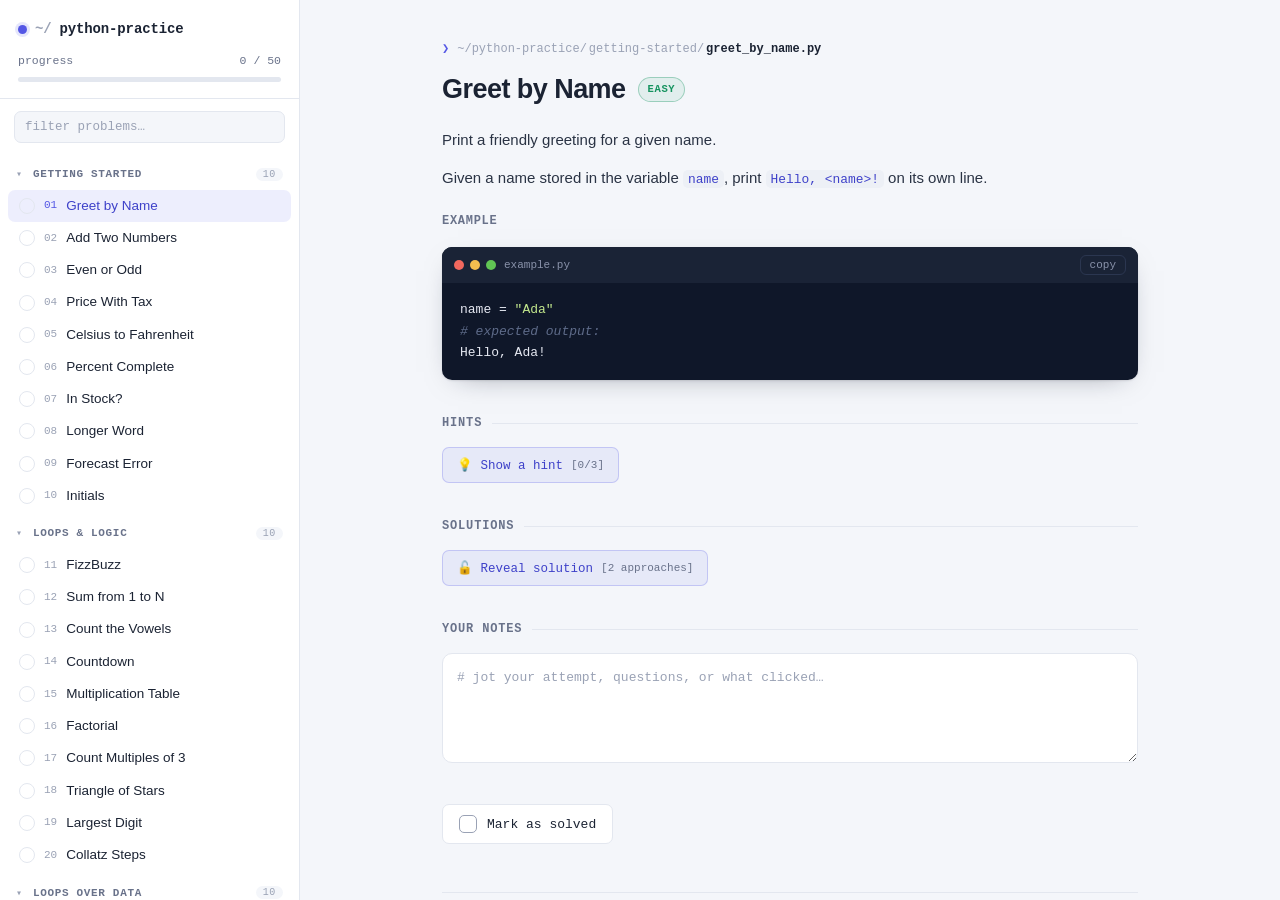
<file: index.html>
<!DOCTYPE html>
<html lang="en">
<head>
<meta charset="UTF-8">
<meta name="viewport" content="width=device-width, initial-scale=1.0">
<title>Python Practice</title>
<link rel="stylesheet" href="style.css">
</head>
<body>
<button class="menu-toggle" id="menuToggle" aria-label="Toggle problem list">☰</button>
<div class="scrim" id="scrim"></div>
<div class="app">
  <aside class="sidebar" id="sidebar"></aside>
  <main class="main" id="main"></main>
</div>
<script src="data.js"></script>
<script src="app.js"></script>
</body>
</html>
</file>
<file: style.css>
/* ============================================================
   Python Practice — "editor notebook" identity
   Light cool page, dark terminal code panels, monospace structure.
   ============================================================ */

:root {
  --bg:        #F4F6FA;
  --surface:   #FFFFFF;
  --ink:       #1B2333;
  --muted:     #69728A;
  --faint:     #9AA2B5;
  --border:    #E3E7EF;
  --border-2:  #EEF1F6;
  --accent:    #5457E5;
  --accent-ink:#3E41C9;
  --success:   #15935F;
  --amber:     #B9821C;

  --code-bg:   #0F1729;
  --code-bar:  #1A2336;
  --code-ink:  #E6E9F2;
  --code-dim:  #8A93AB;

  --mono: ui-monospace, "Cascadia Code", "JetBrains Mono", "SF Mono", Menlo, Consolas, "Liberation Mono", monospace;
  --sans: -apple-system, BlinkMacSystemFont, "Segoe UI", Roboto, "Helvetica Neue", Arial, sans-serif;

  --r:   10px;
  --r-sm: 7px;
}

* { box-sizing: border-box; }

html, body { height: 100%; }

body {
  margin: 0;
  background: var(--bg);
  color: var(--ink);
  font-family: var(--sans);
  font-size: 15px;
  line-height: 1.6;
  -webkit-font-smoothing: antialiased;
}

.app {
  display: grid;
  grid-template-columns: 300px minmax(0, 1fr);
  height: 100vh;
}

/* ---------------------------------------------------------------- Sidebar */

.sidebar {
  background: var(--surface);
  border-right: 1px solid var(--border);
  overflow-y: auto;
  display: flex;
  flex-direction: column;
}

.brand {
  position: sticky;
  top: 0;
  background: var(--surface);
  border-bottom: 1px solid var(--border);
  padding: 18px 18px 16px;
  z-index: 2;
}

.brand-name {
  font-family: var(--mono);
  font-size: 14px;
  font-weight: 600;
  letter-spacing: -0.01em;
  display: flex;
  align-items: center;
  gap: 8px;
}
.brand-name .dot {
  width: 9px; height: 9px; border-radius: 50%;
  background: var(--accent);
  box-shadow: 0 0 0 3px rgba(84,87,229,0.15);
}
.brand-name .tilde { color: var(--faint); }

.progress-line {
  margin-top: 12px;
  font-family: var(--mono);
  font-size: 11.5px;
  color: var(--muted);
  display: flex;
  justify-content: space-between;
}
.progress-track {
  margin-top: 6px;
  height: 5px;
  border-radius: 99px;
  background: var(--border);
  overflow: hidden;
}
.progress-fill {
  height: 100%;
  width: 0%;
  background: var(--success);
  border-radius: 99px;
  transition: width 0.35s ease;
}

.search-wrap { padding: 12px 14px 4px; }
.search {
  width: 100%;
  font-family: var(--mono);
  font-size: 12.5px;
  color: var(--ink);
  background: var(--bg);
  border: 1px solid var(--border);
  border-radius: var(--r-sm);
  padding: 8px 10px;
}
.search::placeholder { color: var(--faint); }
.search:focus {
  outline: none;
  border-color: var(--accent);
  box-shadow: 0 0 0 3px rgba(84,87,229,0.12);
}

.nav { padding: 6px 8px 12px; flex: 1; }

.section-head {
  width: 100%;
  text-align: left;
  background: none;
  border: none;
  cursor: pointer;
  display: flex;
  align-items: center;
  gap: 7px;
  padding: 9px 8px;
  margin-top: 6px;
  font-family: var(--mono);
  font-size: 11px;
  font-weight: 600;
  letter-spacing: 0.06em;
  text-transform: uppercase;
  color: var(--muted);
}
.section-head:hover { color: var(--ink); }
.section-head .caret {
  font-size: 10px;
  color: var(--faint);
  transition: transform 0.18s ease;
  width: 10px;
}
.section-head.collapsed .caret { transform: rotate(-90deg); }
.section-head .count {
  margin-left: auto;
  font-size: 10px;
  font-weight: 500;
  color: var(--faint);
  background: var(--bg);
  border-radius: 99px;
  padding: 1px 7px;
}

.section-body { overflow: hidden; }
.section-body.collapsed { display: none; }

.prob-row {
  width: 100%;
  text-align: left;
  background: none;
  border: none;
  cursor: pointer;
  display: flex;
  align-items: center;
  gap: 9px;
  padding: 7px 9px 7px 11px;
  border-radius: var(--r-sm);
  color: var(--ink);
  font-size: 13.5px;
  line-height: 1.35;
}
.prob-row:hover { background: var(--bg); }
.prob-row.active { background: rgba(84,87,229,0.10); color: var(--accent-ink); }
.prob-row.active .prob-id { color: var(--accent); }

.prob-check {
  flex: none;
  width: 16px; height: 16px;
  border-radius: 50%;
  border: 1.5px solid var(--border);
  display: grid;
  place-items: center;
  font-size: 10px;
  color: transparent;
}
.prob-row.solved .prob-check {
  border-color: var(--success);
  background: var(--success);
  color: #fff;
}
.prob-row.solved .prob-title { color: var(--muted); }

.prob-id {
  font-family: var(--mono);
  font-size: 11px;
  color: var(--faint);
  flex: none;
}
.prob-title { flex: 1; }

.sidebar-foot {
  border-top: 1px solid var(--border);
  padding: 12px 14px;
}
.io-row { display: flex; gap: 8px; margin-bottom: 8px; }
.io-btn {
  flex: 1;
  font-family: var(--mono);
  font-size: 11.5px;
  color: var(--muted);
  background: none;
  border: 1px solid var(--border);
  border-radius: var(--r-sm);
  padding: 8px;
  cursor: pointer;
}
.io-btn:hover { color: var(--accent-ink); border-color: var(--accent); }
.reset-btn {
  width: 100%;
  font-family: var(--mono);
  font-size: 11.5px;
  color: var(--muted);
  background: none;
  border: 1px solid var(--border);
  border-radius: var(--r-sm);
  padding: 8px;
  cursor: pointer;
}
.reset-btn:hover { color: var(--ink); border-color: var(--faint); }

/* ---------------------------------------------------------------- Main */

.main { overflow-y: auto; }

.reading {
  max-width: 760px;
  margin: 0 auto;
  padding: 40px 32px 96px;
}

.crumb {
  font-family: var(--mono);
  font-size: 12px;
  color: var(--muted);
  margin-bottom: 14px;
  display: flex;
  align-items: center;
  flex-wrap: wrap;
  gap: 2px;
}
.crumb .prompt { color: var(--accent); margin-right: 6px; }
.crumb .seg-dim { color: var(--faint); }
.crumb .file { color: var(--ink); font-weight: 600; }

.prob-head {
  display: flex;
  align-items: center;
  gap: 12px;
  flex-wrap: wrap;
  margin-bottom: 22px;
}
.prob-h1 {
  font-size: 27px;
  font-weight: 700;
  letter-spacing: -0.02em;
  margin: 0;
  line-height: 1.2;
}

.badge {
  font-family: var(--mono);
  font-size: 10.5px;
  font-weight: 600;
  text-transform: uppercase;
  letter-spacing: 0.06em;
  padding: 3px 9px;
  border-radius: 99px;
  border: 1px solid;
}
.diff-easy   { color: var(--success); border-color: rgba(21,147,95,0.35); background: rgba(21,147,95,0.08); }
.diff-medium { color: var(--amber);   border-color: rgba(185,130,28,0.35); background: rgba(185,130,28,0.08); }
.diff-hard   { color: #C0413B;        border-color: rgba(192,65,59,0.35);  background: rgba(192,65,59,0.08); }

/* prose */
.prose { color: #2A3344; }
.prose p { margin: 0 0 14px; }
.prose ul { margin: 0 0 14px; padding-left: 22px; }
.prose li { margin: 4px 0; }
.prose h3 {
  font-family: var(--mono);
  font-size: 12px;
  text-transform: uppercase;
  letter-spacing: 0.06em;
  color: var(--muted);
  margin: 22px 0 8px;
}
.prose strong { color: var(--ink); font-weight: 650; }
.prose code.inline {
  font-family: var(--mono);
  font-size: 0.86em;
  background: #EDF0F6;
  color: var(--accent-ink);
  padding: 1.5px 5px;
  border-radius: 5px;
}

/* code panel (dark terminal) */
.code {
  background: var(--code-bg);
  border-radius: var(--r);
  overflow: hidden;
  margin: 4px 0 16px;
  box-shadow: 0 1px 2px rgba(15,23,41,0.10), 0 8px 28px -16px rgba(15,23,41,0.5);
}
.code-bar {
  background: var(--code-bar);
  display: flex;
  align-items: center;
  gap: 8px;
  padding: 8px 12px;
  font-family: var(--mono);
  font-size: 11px;
  color: var(--code-dim);
}
.code-bar .lights { display: flex; gap: 6px; }
.code-bar .lights i { width: 10px; height: 10px; border-radius: 50%; display: inline-block; }
.code-bar .l1 { background: #F2685E; } .code-bar .l2 { background: #F4BE4F; } .code-bar .l3 { background: #61C554; }
.code-bar .fname { color: var(--code-dim); }
.code-bar .copy {
  margin-left: auto;
  font-family: var(--mono);
  font-size: 11px;
  color: var(--code-dim);
  background: none;
  border: 1px solid #2B3650;
  border-radius: 6px;
  padding: 3px 9px;
  cursor: pointer;
}
.code-bar .copy:hover { color: var(--code-ink); border-color: #3B496B; }
.code pre {
  margin: 0;
  padding: 16px 18px;
  overflow-x: auto;
  font-family: var(--mono);
  font-size: 13px;
  line-height: 1.65;
  color: var(--code-ink);
}
.code pre code { font-family: inherit; }

/* prose-embedded code blocks share the panel look */
.prose .code { margin: 16px 0; }

/* python syntax tokens */
.tok-kw  { color: #C792EA; }
.tok-bi  { color: #82AAFF; }
.tok-str { color: #C3E88D; }
.tok-num { color: #F78C6C; }
.tok-com { color: #5E6B89; font-style: italic; }
.tok-fn  { color: #82AAFF; }

/* ---------------------------------------------------------------- Blocks */

.block { margin-top: 34px; }
.block-label {
  font-family: var(--mono);
  font-size: 12px;
  font-weight: 600;
  text-transform: uppercase;
  letter-spacing: 0.07em;
  color: var(--muted);
  margin-bottom: 14px;
  display: flex;
  align-items: center;
  gap: 10px;
}
.block-label .rule { flex: 1; height: 1px; background: var(--border); }

/* hints */
.hint {
  border: 1px solid var(--border);
  border-radius: var(--r);
  background: var(--surface);
  padding: 13px 15px;
  margin-bottom: 10px;
  display: flex;
  gap: 12px;
  align-items: flex-start;
}
.hint .h-num {
  font-family: var(--mono);
  font-size: 11px;
  font-weight: 600;
  color: var(--amber);
  background: rgba(185,130,28,0.10);
  border-radius: 6px;
  padding: 3px 7px;
  flex: none;
}
.hint .h-text { color: #2A3344; }
.hint .h-text code {
  font-family: var(--mono);
  font-size: 0.85em;
  background: #EDF0F6;
  color: var(--accent-ink);
  padding: 1px 4px;
  border-radius: 4px;
}

.reveal-btn {
  font-family: var(--mono);
  font-size: 12.5px;
  font-weight: 500;
  color: var(--accent-ink);
  background: rgba(84,87,229,0.08);
  border: 1px solid rgba(84,87,229,0.25);
  border-radius: var(--r-sm);
  padding: 9px 14px;
  cursor: pointer;
  display: inline-flex;
  align-items: center;
  gap: 8px;
}
.reveal-btn:hover { background: rgba(84,87,229,0.13); }
.reveal-btn .cnt { color: var(--muted); font-size: 11px; }
.reveal-btn:disabled { opacity: 0.5; cursor: default; }

.hint-empty {
  font-size: 13.5px;
  color: var(--faint);
  font-style: italic;
}

/* solutions */
.sol-tabs { display: flex; gap: 6px; margin-bottom: 12px; flex-wrap: wrap; }
.sol-tab {
  font-family: var(--mono);
  font-size: 12px;
  color: var(--muted);
  background: var(--surface);
  border: 1px solid var(--border);
  border-radius: 99px;
  padding: 5px 13px;
  cursor: pointer;
}
.sol-tab:hover { color: var(--ink); }
.sol-tab.active {
  color: var(--accent-ink);
  border-color: rgba(84,87,229,0.4);
  background: rgba(84,87,229,0.08);
}
.sol-explain {
  color: #2A3344;
  font-size: 14px;
  margin-top: 2px;
}
.sol-explain code {
  font-family: var(--mono);
  font-size: 0.85em;
  background: #EDF0F6;
  color: var(--accent-ink);
  padding: 1px 4px;
  border-radius: 4px;
}

/* notes */
.notes {
  width: 100%;
  min-height: 110px;
  resize: vertical;
  font-family: var(--mono);
  font-size: 13px;
  line-height: 1.6;
  color: var(--ink);
  background: var(--surface);
  border: 1px solid var(--border);
  border-radius: var(--r);
  padding: 14px;
}
.notes::placeholder { color: var(--faint); }
.notes:focus {
  outline: none;
  border-color: var(--accent);
  box-shadow: 0 0 0 3px rgba(84,87,229,0.12);
}

/* solved toggle */
.solve-toggle {
  display: inline-flex;
  align-items: center;
  gap: 10px;
  font-family: var(--mono);
  font-size: 13px;
  font-weight: 500;
  cursor: pointer;
  background: var(--surface);
  border: 1px solid var(--border);
  border-radius: var(--r-sm);
  padding: 10px 16px;
  color: var(--ink);
}
.solve-toggle:hover { border-color: var(--faint); }
.solve-toggle .box {
  width: 18px; height: 18px; border-radius: 5px;
  border: 1.5px solid var(--faint);
  display: grid; place-items: center;
  font-size: 12px; color: transparent;
}
.solve-toggle.on { color: var(--success); border-color: rgba(21,147,95,0.4); background: rgba(21,147,95,0.07); }
.solve-toggle.on .box { background: var(--success); border-color: var(--success); color: #fff; }

/* footer nav */
.foot-nav {
  display: flex;
  justify-content: space-between;
  gap: 12px;
  margin-top: 48px;
  border-top: 1px solid var(--border);
  padding-top: 20px;
}
.foot-btn {
  font-family: var(--sans);
  background: none;
  border: 1px solid var(--border);
  border-radius: var(--r-sm);
  padding: 11px 16px;
  cursor: pointer;
  color: var(--ink);
  max-width: 48%;
  text-align: left;
}
.foot-btn:hover:not(:disabled) { border-color: var(--accent); }
.foot-btn:disabled { opacity: 0.35; cursor: default; }
.foot-btn .dir { font-family: var(--mono); font-size: 11px; color: var(--muted); display: block; }
.foot-btn .ttl { font-size: 13.5px; font-weight: 500; }
.foot-btn.next { text-align: right; margin-left: auto; }

/* empty state */
.empty {
  display: grid;
  place-content: center;
  height: 100%;
  text-align: center;
  color: var(--muted);
  font-family: var(--mono);
  padding: 24px;
}
.empty .big { font-size: 15px; color: var(--ink); margin-bottom: 6px; }

/* ---------------------------------------------------------------- Mobile */

.menu-toggle {
  display: none;
  position: fixed;
  top: 14px; left: 14px;
  z-index: 30;
  width: 42px; height: 42px;
  border-radius: var(--r-sm);
  border: 1px solid var(--border);
  background: var(--surface);
  font-size: 18px;
  cursor: pointer;
  box-shadow: 0 2px 8px rgba(27,35,51,0.08);
}
.scrim {
  display: none;
  position: fixed;
  inset: 0;
  background: rgba(15,23,41,0.35);
  z-index: 18;
}

@media (max-width: 820px) {
  .app { grid-template-columns: 1fr; }
  .menu-toggle { display: block; }
  .sidebar {
    position: fixed;
    top: 0; left: 0; bottom: 0;
    width: 290px;
    z-index: 20;
    transform: translateX(-100%);
    transition: transform 0.22s ease;
    box-shadow: 0 0 40px rgba(15,23,41,0.18);
  }
  body.nav-open .sidebar { transform: translateX(0); }
  body.nav-open .scrim { display: block; }
  .reading { padding: 64px 20px 80px; }
  .prob-h1 { font-size: 23px; }
}

@media (prefers-reduced-motion: reduce) {
  * { transition: none !important; }
}

/* focus visibility */
:focus-visible {
  outline: 2px solid var(--accent);
  outline-offset: 2px;
}
button:focus:not(:focus-visible) { outline: none; }
</file>
